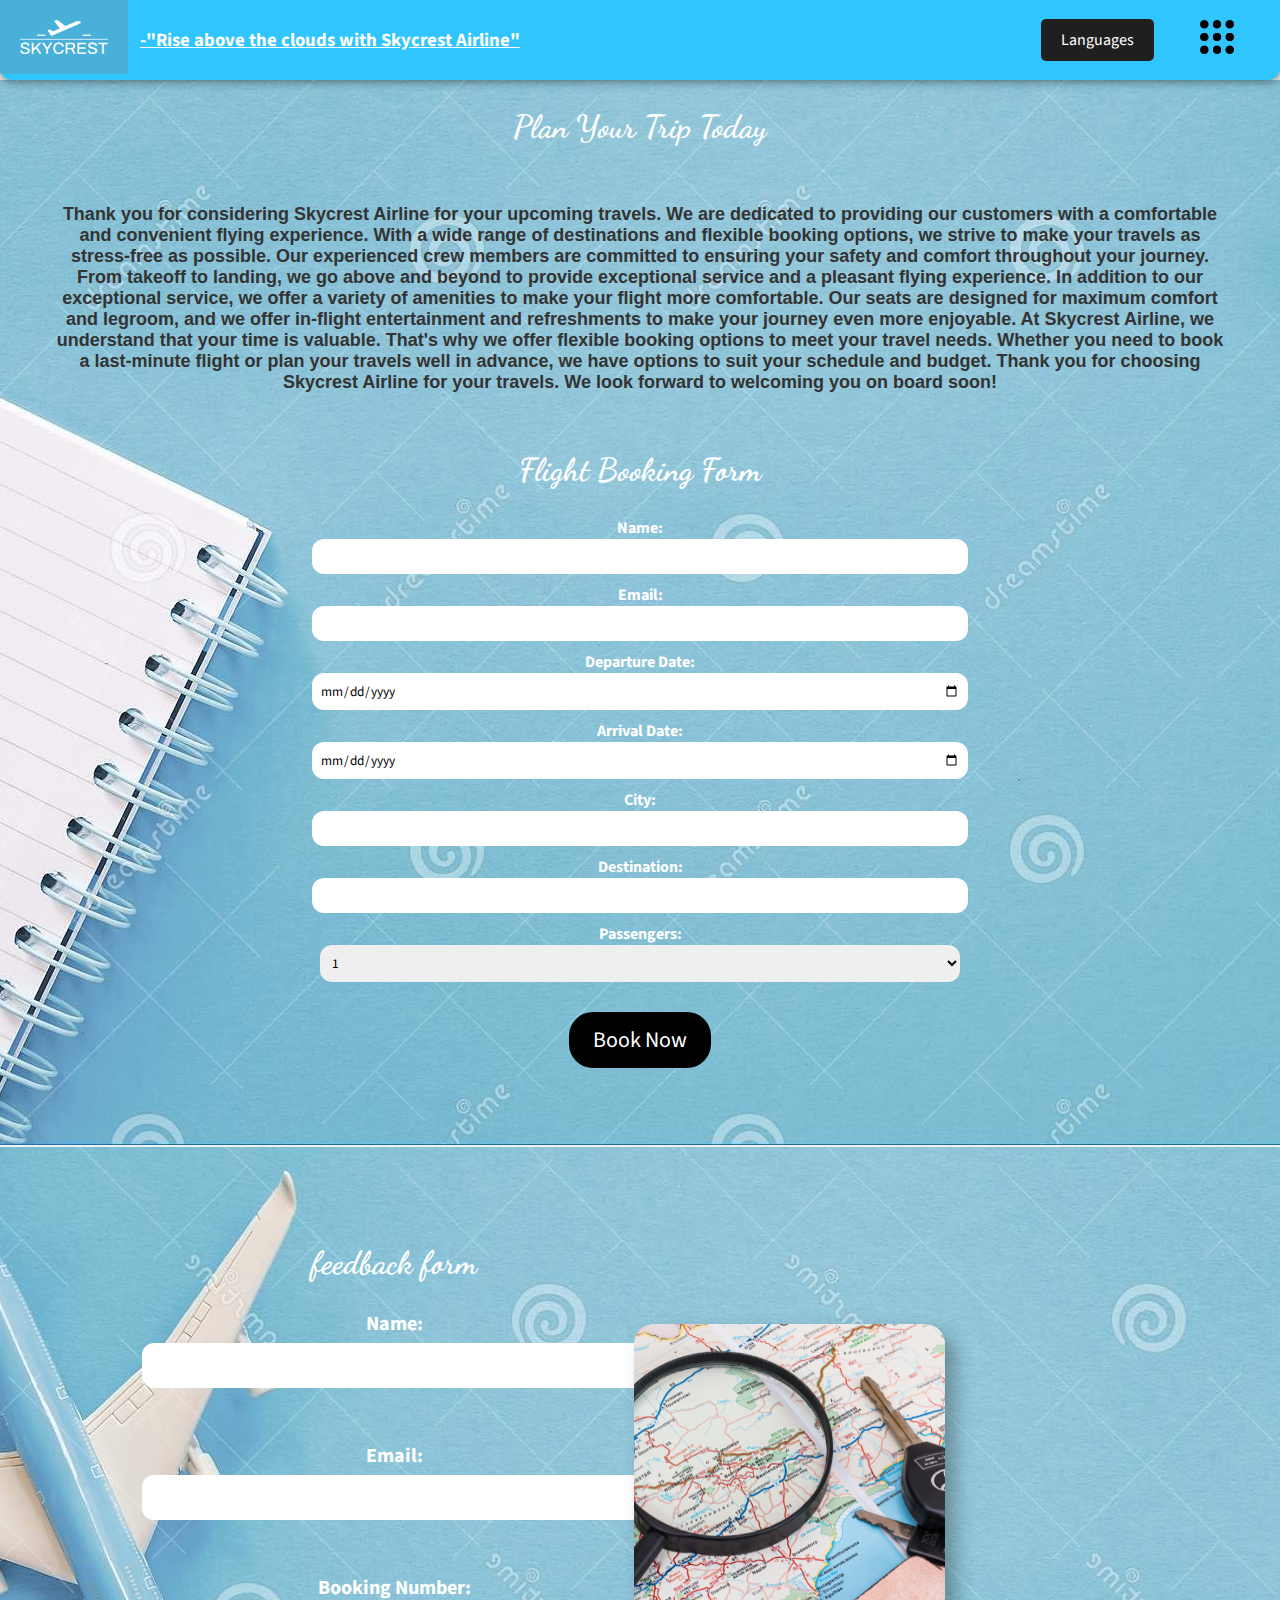
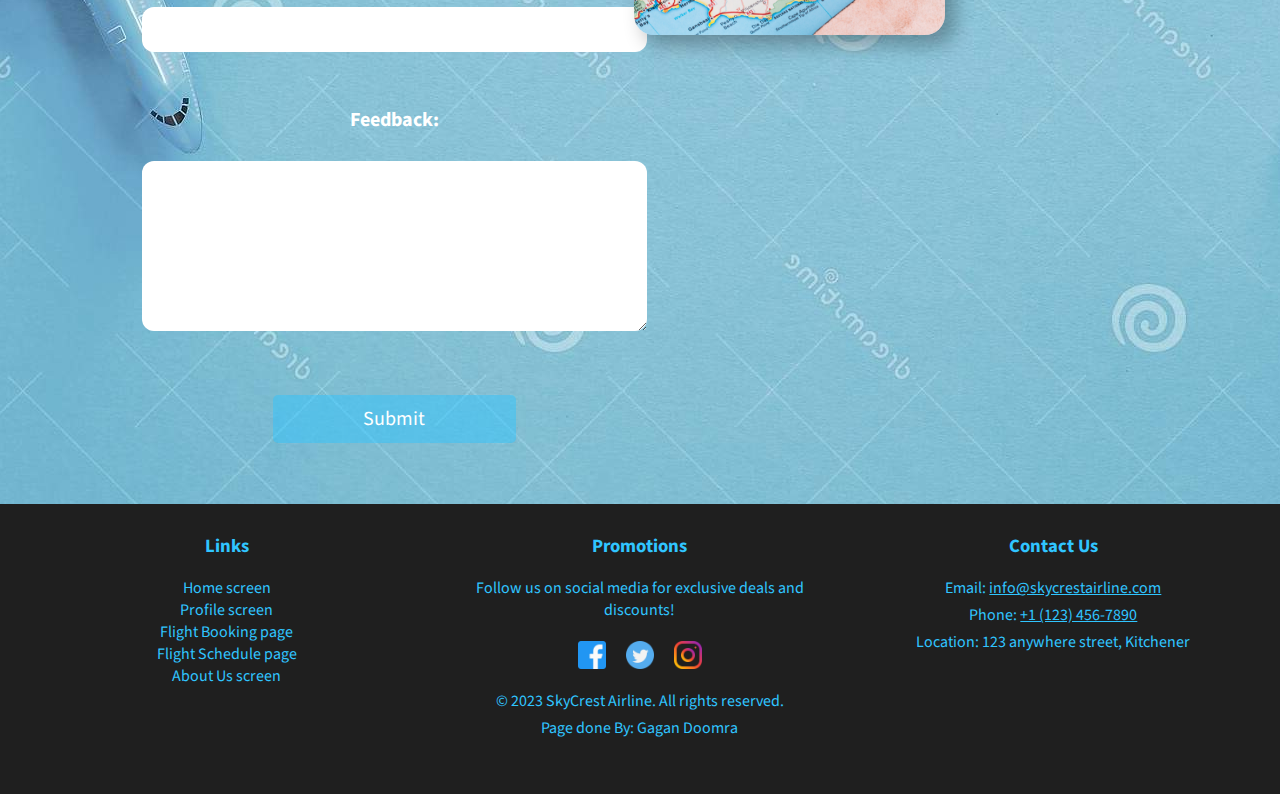
<file: booking_screen.html>
<!DOCTYPE html>
<html>

<head>
  <meta name="viewport" content="width=device-width, initial-scale=1" />
  <title>Skycrest Homepage</title>
  <link rel="stylesheet" href="CSS/general.css" />
  <!-- <link rel="stylesheet" href="CSS/homepage.css" /> -->
  <link rel="stylesheet" href="CSS/footer.css" />
  <link rel="stylesheet" href="CSS/nav.css" />
  <link rel="stylesheet" href="CSS/booking.css">
  <link rel="stylesheet" href="plugins/js-snackbar.css">
</head>

<body>
  <div>
    <nav>
      <a href="index.html">
        <img id="logo-img" src="images/logo.png" alt="logo" /></a>
      <!-- made in illustrator -->
      <h3 id="slogan-text">-"Rise above the clouds with Skycrest Airline"</h3>
      <div class="dropdown-container">
        <div class="dropdown">
          <button class="dropdown-button">Languages</button>
          <div class="dropdown-content">
            <a href="#">English</a>
            <a href="#">French</a>
            <a href="#">Spanish</a>
            <a href="#">Hindi</a>
          </div>
        </div>
      </div>
      <div class="menu-items">
        <img id="menu-icon" src="images/menu.png" alt="menu-icon" />
        <!-- <a href="https://www.flaticon.com/free-icons/menu" title="menu icons">Menu icons created by srip - Flaticon</a> -->
        <div id="menu-items-container">
          <!-- home -->
          <div class="page-options">
            <a href="index.html"> <img src="images/home.png" /></a>
            <p>Home</p>
          </div>
          <!-- <a href="https://www.flaticon.com/free-icons/home" title="home icons">Home icons created by Freepik - Flaticon</a> -->
          <!-- profile -->
          <div class="page-options">
            <a href="profile_screen.html"> <img src="images/profile.png" /></a>
            <p>My profile</p>
          </div>
          <!-- <a href="https://www.flaticon.com/free-icons/user" title="user icons">User icons created by Freepik - Flaticon</a> -->
          <!-- flight booking -->
          <div class="page-options">
            <a href="booking_screen.html"> <img src="images/flight_calander.png" /></a>
            <p>Booking</p>
          </div>
          <!-- <a href="https://www.flaticon.com/free-icons/user" title="user icons">User icons created by Freepik - Flaticon</a> -->
          <!-- <a href="https://www.flaticon.com/free-icons/flight" title="flight icons">Flight icons created by Umeicon - Flaticon</a> -->
          <!-- flight Schedule -->
          <div class="page-options">
            <a href="flight_schedule_screen.html">
              <img src="images/flight_schedule.png" /></a>
            <p>Schedule</p>
          </div>
          <!-- <a href="https://www.flaticon.com/free-icons/user" title="user icons">User icons created by Freepik - Flaticon</a> -->
          <!-- <a href="https://www.flaticon.com/free-icons/flight" title="flight icons">Flight icons created by Sumitsaengtong - Flaticon</a> -->
          <!-- about us -->
          <div class="page-options">
            <a href="about_us_screen.html"> <img src="images/about_us.png" /></a>
            <p>About us</p>
          </div>
          <!-- <a href="https://www.flaticon.com/free-icons/user" title="user icons">User icons created by Freepik - Flaticon</a> -->
          <!-- <a href="https://www.flaticon.com/free-icons/info" title="info icons">Info icons created by Freepik - Flaticon</a> -->
        </div>
      </div>
    </nav>
    <main>
      <div id="background-image">
        <img src="images/imageFlight.jpg" />
        <img src="images/imageFlight - invert.jpg" />
      </div>
      <h1>Plan Your Trip Today</h1>
      <p class="intro-text">Thank you for considering Skycrest Airline for your upcoming travels. We are dedicated to
        providing our
        customers
        with a comfortable and convenient flying experience. With a wide range of destinations and flexible booking
        options, we strive to make your travels as stress-free as possible.

        Our experienced crew members are committed to ensuring your safety and comfort throughout your journey. From
        takeoff to landing, we go above and beyond to provide exceptional service and a pleasant flying experience.

        In addition to our exceptional service, we offer a variety of amenities to make your flight more comfortable.
        Our
        seats are designed for maximum comfort and legroom, and we offer in-flight entertainment and refreshments to
        make
        your journey even more enjoyable.

        At Skycrest Airline, we understand that your time is valuable. That's why we offer flexible booking options to
        meet your travel needs. Whether you need to book a last-minute flight or plan your travels well in advance, we
        have options to suit your schedule and budget.

        Thank you for choosing Skycrest Airline for your travels. We look forward to welcoming you on board soon!</p>
      <h1>Flight Booking Form</h1>
      <form action="index.html" method="post">
        <!-- Form fields will go here -->

        <label for="name">Name:</label>
        <input type="text" id="name" name="name" required>

        <label for="email">Email:</label>
        <input type="email" id="email" name="email" required>

        <label for="departure-date">Departure Date:</label>
        <input type="date" id="departure-date" name="departure-date" required>

        <label for="arrival-date">Arrival Date:</label>
        <input type="date" id="arrival-date" name="arrival-date" required>

        <label for="origin">City:</label>
        <input type="text" id="origin" name="origin" required>

        <label for="destination">Destination:</label>
        <input type="text" id="destination" name="destination" required>
        <label for="passengers">Passengers:</label>
        <select id="passengers" name="passengers">
          <option value="1">1</option>
          <option value="2">2</option>
          <option value="3">3</option>
          <option value="4">4</option>
          <option value="5">5</option>
        </select>
        <button class="submit-button" type="submit">Book Now</button>
      </form>
      <div id="main">
        <div id="second">
          <form action="submit_feedback.php" method="post">
            <h1>feedback form</h1>
            <label for="name">Name:</label>
            <input type="text" id="name" name="name" required><br><br>

            <label for="email">Email:</label>
            <input type="email" id="email" name="email" required><br><br>

            <label for="booking_number">Booking Number:</label>
            <input type="text" id="booking_number" name="booking_number" required><br><br>

            <label for="feedback">Feedback:</label><br>
            <textarea id="feedback" name="feedback" rows="4" cols="50" required></textarea><br><br>

            <input type="submit" value="Submit">
          </form>

        </div>
        <div id="first">
          <img src="images/mapImage.png" alt="">
        </div>
      </div>
    </main>
    <footer>
      <div class="footer-links">
        <h3>Links</h3>
        <ul>
          <li><a href="index.html">Home screen</a></li>
          <li><a href="profile_screen.html">Profile screen</a></li>
          <li><a href="booking_screen.html">Flight Booking page</a></li>
          <li><a href="flight_schedule_screen.html">Flight Schedule page</a></li>
          <li><a href="about_us_screen.html">About Us screen</a></li>
        </ul>
      </div>

      <div class="footer-promo">
        <h3>Promotions</h3>
        <p>
          Follow us on social media for exclusive deals and discounts!
        </p>
        <div class="social-media">
          <a href="#"><img src="images/facebook.png" /></a>
          <!-- <a href="https://www.flaticon.com/free-icons/facebook" title="facebook icons">Facebook icons created by Pixel perfect - Flaticon</a> -->
          <a href="#"><img src="images/twitter.png" /></a>
          <!-- <a href="https://www.flaticon.com/free-icons/twitter" title="twitter icons">Twitter icons created by Freepik - Flaticon</a> -->
          <a href="#"><img src="images/instagram.png" /></a>
          <!-- <a href="https://www.flaticon.com/free-icons/instagram" title="instagram icons">Instagram icons created by Pixel perfect - Flaticon</a> -->
        </div>
        <p>&copy; 2023 SkyCrest Airline. All rights reserved.</p>
        <p>Page done By: Gagan Doomra</p>
      </div>
      <div class="footer-contact">
        <h3>Contact Us</h3>
        <p>
          Email:
          <a href="mailto:info@skycrestairline.com">info@skycrestairline.com</a>
        </p>
        <p>Phone: <a href="tel:+1-123-456-7890">+1 (123) 456-7890</a></p>
        <p>Location: 123 anywhere street, Kitchener</p>
      </div>
    </footer>
    </section>
  </div>
  </main>
  </div>
  <script src="javascript/bookingPage.js"></script>
  <script src="javascript/model_flight.js"></script>
  <script src="javascript/model_user.js"></script>
  <script src="plugins/js-snackbar.js"></script>
</body>

</html>
</file>
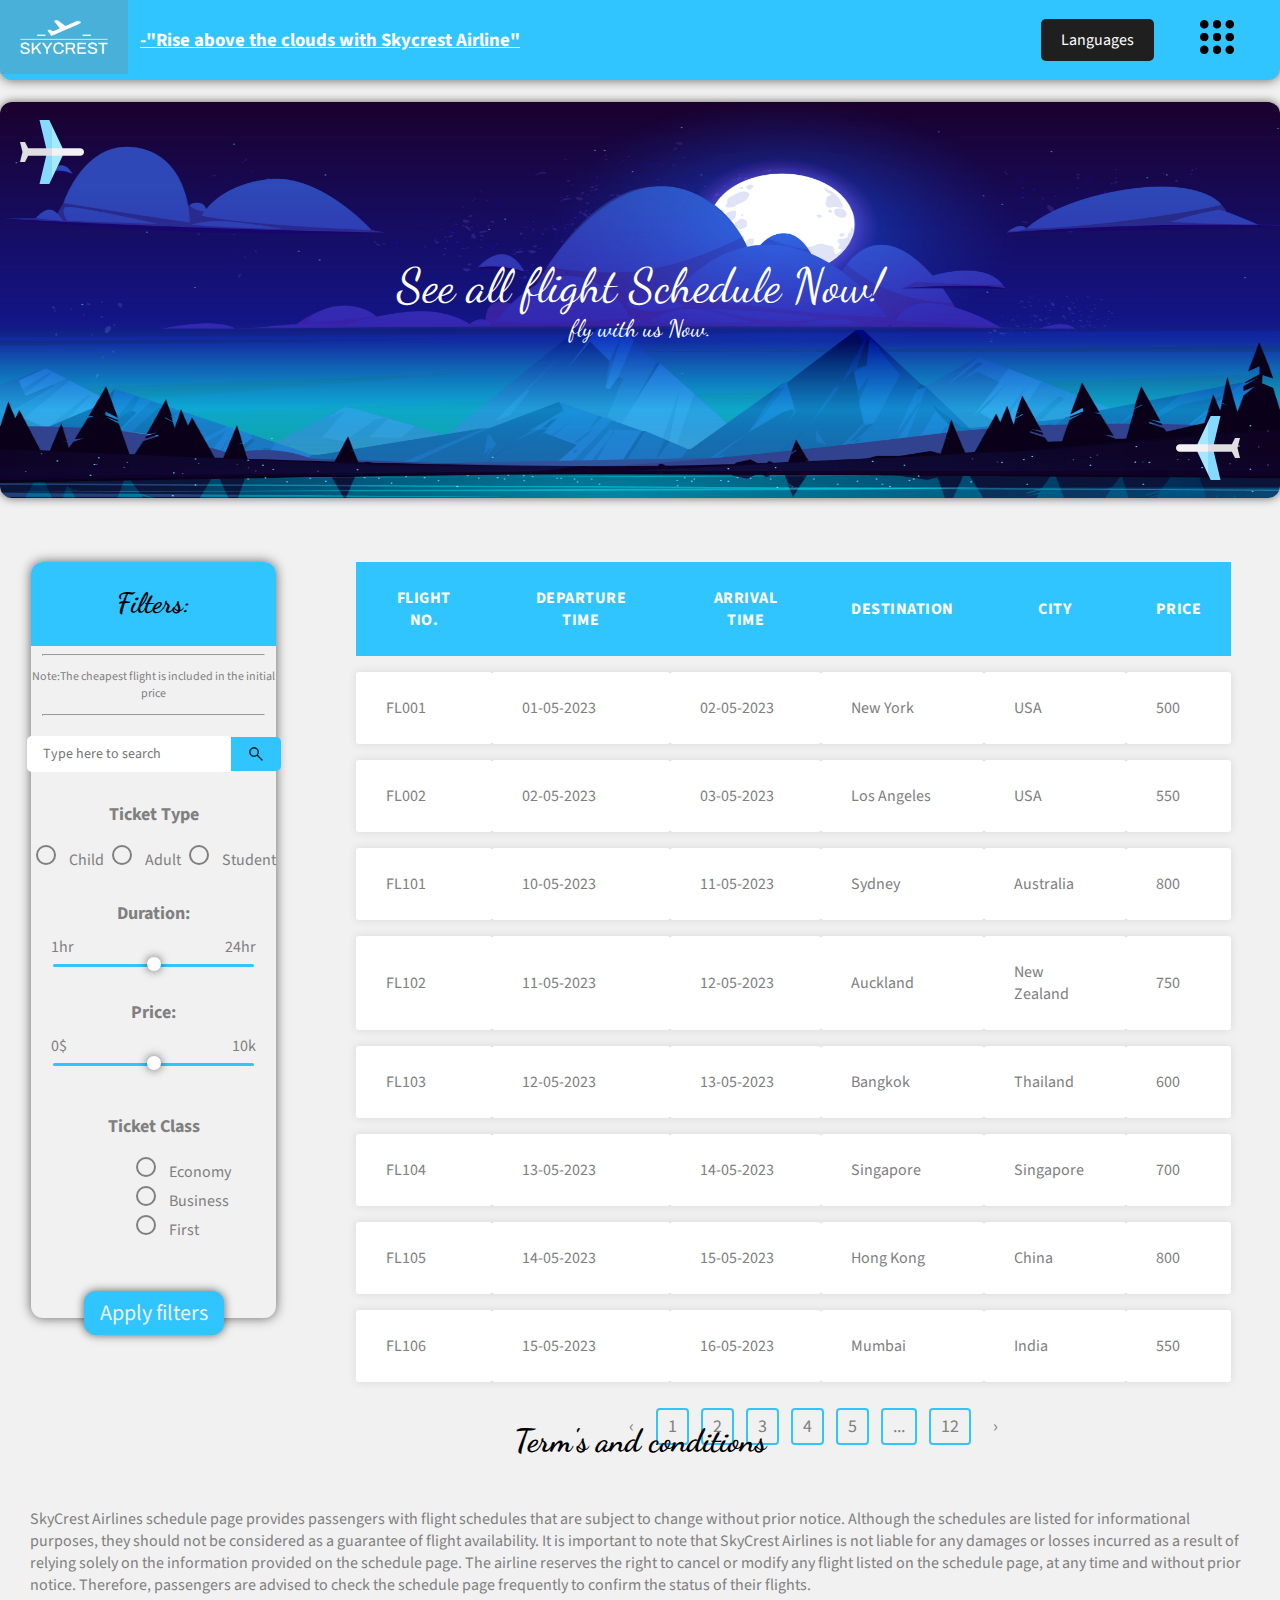
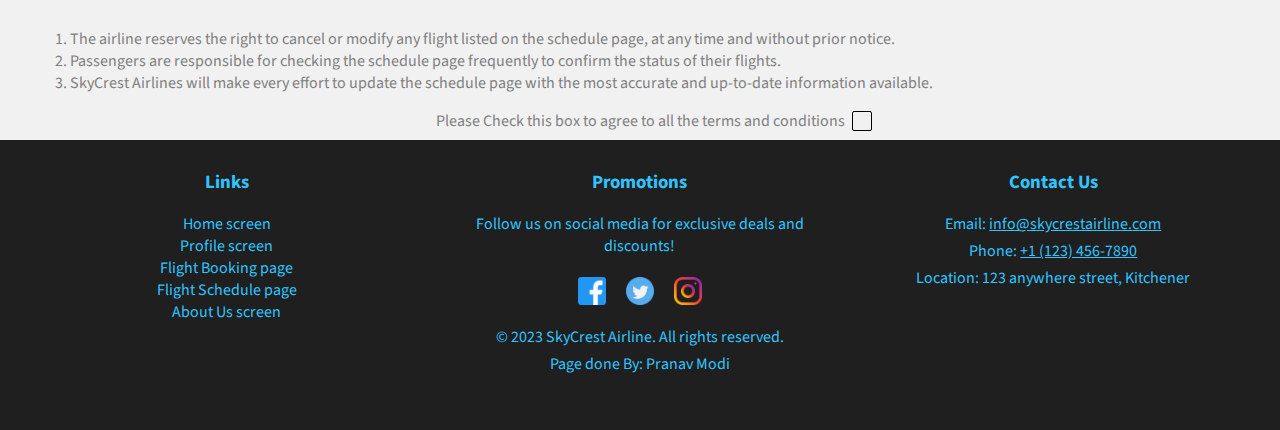
<file: flight_schedule_screen.html>
<!DOCTYPE html>
<html>

<head>
    <meta charset="utf-8">
    <meta http-equiv="X-UA-Compatible" content="IE=edge">
    <title>Schedule Screen</title>
    <meta name="description" content="">
    <meta name="viewport" content="width=device-width, initial-scale=1">
    <link rel="stylesheet" href="CSS/schedule.css">
    <link rel="stylesheet" href="CSS/filters.css">
    <link rel="stylesheet" href="CSS/general.css">
    <link rel="stylesheet" href="CSS/footer.css">
    <link rel="stylesheet" href="CSS/nav.css">
</head>

<body>
    <nav>
        <a href="index.html"> <img id="logo-img" src="images/logo.png" alt="logo"></a>
        <!-- made in illustrator -->
        <h3 id="slogan-text">-"Rise above the clouds with Skycrest Airline"</h3>
        <div class="dropdown-container">
            <div class="dropdown">
                <button class="dropdown-button">Languages</button>
                <div class="dropdown-content">
                    <a href="#">English</a>
                    <a href="#">French</a>
                    <a href="#">Spanish</a>
                    <a href="#">Hindi</a>
                </div>
            </div>
        </div>
        <div class="menu-items">
            <img id="menu-icon" src="images/menu.png" alt="menu-icon">
            <!-- <a href="https://www.flaticon.com/free-icons/menu" title="menu icons">Menu icons created by srip - Flaticon</a> -->
            <div id="menu-items-container">
                <div class="page-options">
                    <a href="index.html"> <img src="images/home.png"></a>
                    <!-- <a href="https://www.flaticon.com/free-icons/home" title="home icons">Home icons created by Freepik - Flaticon</a> -->
                    <p>Home</p>
                </div>
                <div class="page-options">
                    <a href="profile_screen.html"> <img src="images/profile.png"></a>
                    <!-- <a href="https://www.flaticon.com/free-icons/user" title="user icons">User icons created by Freepik - Flaticon</a> -->
                    <p>My profile</p>
                </div>
                <div class="page-options">
                    <a href="booking_screen.html"> <img src="images/flight_calander.png"></a>
                    <!-- <a href="https://www.flaticon.com/free-icons/flight" title="flight icons">Flight icons created by Umeicon - Flaticon</a> -->
                    <p>Booking</p>
                </div>
                <div class="page-options">
                    <a href="flight_schedule_screen.html"> <img src="images/flight_schedule.png"></a>
                    <!-- <a href="https://www.flaticon.com/free-icons/flight" title="flight icons">Flight icons created by Sumitsaengtong - Flaticon</a> -->
                    <p>Schedule</p>
                </div>
                <!-- about us -->
                <div class="page-options">
                    <a href="about_us_screen.html"> <img src="images/about_us.png"></a>
                    <!-- <a href="https://www.flaticon.com/free-icons/info" title="info icons">Info icons created by Freepik - Flaticon</a> -->
                    <p>About us</p>
                </div>
            </div>
        </div>
    </nav>
    <main>
        <section class="sky-box-container">
            <img id="skyline" src="images/skyline3.jpg" alt="skyline">
            <!-- <a href="https://www.freepik.com/free-vector/night-landscape-with-lake-mountains-trees-silhouettes-coast-vector-cartoon-illustration-nature-scenery-with-coniferous-forest-river-shore-rocks-moon-clouds-stars-sky_21184212.htm#query=night%20sky&position=8&from_view=search&track=ais">Image by upklyak</a> on Freepik            <img id="plane_left" src="images/plane_left.png" alt="plane"> -->
            <img id="plane_left" src="images/plane_left.png" alt="plane">
            <img id="plane_right" src="images/plane_right.png" alt="plane">
            <!-- <a href="https://www.flaticon.com/free-icons/plane" title="plane icons">Plane icons created by Freepik - Flaticon</a> -->
            <div>
                <p id="sky-box-title">See all flight Schedule Now!</p>
                <p id="sky-box-subtitle">fly with us Now.</p>
            </div>
        </section>
        <section class="filter-container">
            <div class="filter-menu">
                <div class="title-container">
                    <h2 class="filter-title">Filters:</h2>
                </div>
                <div class="note-container">
                    <hr class="horizontal-line">
                    <p>Note:The cheapest flight is included in the initial price</p>
                    <hr class="horizontal-line">
                </div>
                <div class="search">
                    <form>
                        <input id="search-bar" type="text" placeholder="Type here to search">
                        <img src="images/search.png">
                    </form>
                </div>
                <div class="ticket-type-container">
                    <h2>Ticket Type</h2>
                    <form>
                        <div>
                            <label>
                                <input class="ticket-option" type="radio" name="ticketType" value="child">
                                Child
                            </label>
                            <label>
                                <input class="ticket-option" type="radio" name="ticketType" value="adult">
                                Adult
                            </label>
                            <label>
                                <input class="ticket-option" type="radio" name="ticketType" value="student">
                                Student
                            </label>
                        </div>
                    </form>
                </div>

                <div class="filter-slider-container">
                    <label for="duration-slider">
                        <h2>Duration:</h2>
                    </label>
                    <div id="duration-slider">
                        <p class="min-value-slider">1hr</p>
                        <p class="max-value-slider">24hr</p>
                        <input class="filter-slider" type="range">
                    </div>
                    <label for="price-slider">
                        <h2>Price:</h2>
                    </label>
                    <div id="price-slider">
                        <p class="min-value-slider">0$</p>
                        <p class="max-value-slider">10k</p>
                        <input class="filter-slider" type="range">
                    </div>
                </div>
                <div class="ticket-class-container">
                    <h2>Ticket Class</h2>
                    <form>
                        <div>
                            <label>
                                <input class="ticket-option" type="radio" name="ticketClass" value="child">
                                Economy
                            </label>
                            <label>
                                <input class="ticket-option" type="radio" name="ticketClass" value="adult">
                                Business
                            </label>
                            <label>
                                <input class="ticket-option" type="radio" name="ticketClass" value="student">
                                First
                            </label>
                        </div>
                    </form>
                </div>
                <input class="apply-button" type="submit" value="Apply filters">
            </div>

        </section>
        <section class="schedule-table-container">
            <div id="data-container">
                <table class="schedule-table">
                    <thead>
                        <tr>
                            <th>Flight No.</th>
                            <th>Departure time</th>
                            <th>Arrival time</th>
                            <th>Destination</th>
                            <th>City</th>
                            <th>Price</th>
                        </tr>
                    </thead>
                    <tbody id="table-body">

                    </tbody>
                    <tbody></tbody>
                </table>
            </div>
            <div id="pagination-container"></div>

        </section>
        <section class="terms-container">
            <h3>Term's and conditions</h3>
            <p>SkyCrest Airlines schedule page provides passengers with flight schedules that are subject to change
                without prior notice. Although the schedules are listed for informational purposes, they should not be
                considered as a guarantee of flight availability. It is important to note that SkyCrest Airlines is not
                liable for any damages or losses incurred as a result of relying solely on the information provided on
                the schedule page. The airline reserves the right to cancel or modify any flight listed on the schedule
                page, at any time and without prior notice. Therefore, passengers are advised to check the schedule page
                frequently to confirm the status of their flights.</p>
            <ol>
                <li>
                    The airline reserves the right to cancel or modify any flight listed on the schedule page, at any
                    time and without prior notice.
                </li>
                <li>
                    Passengers are responsible for checking the schedule page frequently to confirm the status of their
                    flights.
                </li>
                <li>
                    SkyCrest Airlines will make every effort to update the schedule page with the most accurate and
                    up-to-date information available.
                </li>

            </ol>
            <div>
                <label for="term-checkbox">
                    Please Check this box to agree to all the terms and conditions
                </label>
                <input id="term-checkbox" type="checkbox">
            </div>
        </section>

    </main>

    <footer>
        <div class="footer-links">
            <h3>Links</h3>
            <ul>
                <li><a href="index.html">Home screen</a></li>
                <li><a href="profile_screen.html">Profile screen</a></li>
                <li><a href="booking_screen.html">Flight Booking page</a></li>
                <li><a href="flight_schedule_screen.html">Flight Schedule page</a></li>
                <li><a href="about_us_screen.html">About Us screen</a></li>
            </ul>
        </div>

        <div class="footer-promo">
            <h3>Promotions</h3>
            <p>Follow us on social media for exclusive deals and discounts!</p>
            <div class="social-media">
                <a href="#"><img src="images/facebook.png"></a>
                <!-- <a href="https://www.flaticon.com/free-icons/facebook" title="facebook icons">Facebook icons created by Pixel perfect - Flaticon</a> -->
                <a href="#"><img src="images/twitter.png"></a>
                <!-- <a href="https://www.flaticon.com/free-icons/twitter" title="twitter icons">Twitter icons created by Freepik - Flaticon</a> -->
                <a href="#"><img src="images/instagram.png"></a>
                <!-- <a href="https://www.flaticon.com/free-icons/instagram" title="instagram icons">Instagram icons created by Pixel perfect - Flaticon</a> -->
            </div>
            <p>&copy; 2023 SkyCrest Airline. All rights reserved.</p>
            <p>Page done By: Pranav Modi</p>
        </div>
        <div class="footer-contact">
            <h3>Contact Us</h3>
            <p>Email: <a href="mailto:info@skycrestairline.com">info@skycrestairline.com</a></p>
            <p>Phone: <a href="tel:+1-123-456-7890">+1 (123) 456-7890</a></p>
            <p>Location: 123 anywhere street, Kitchener</p>
        </div>
    </footer>
    <script src="https://cdnjs.cloudflare.com/ajax/libs/jquery/3.6.4/jquery.min.js"></script>
    <script src="javascript/schedulePage.js"></script>
    <script src="javascript/model_flight.js"></script>
    <script src="plugins/pagination.js"></script>
</body>

</html>
</file>
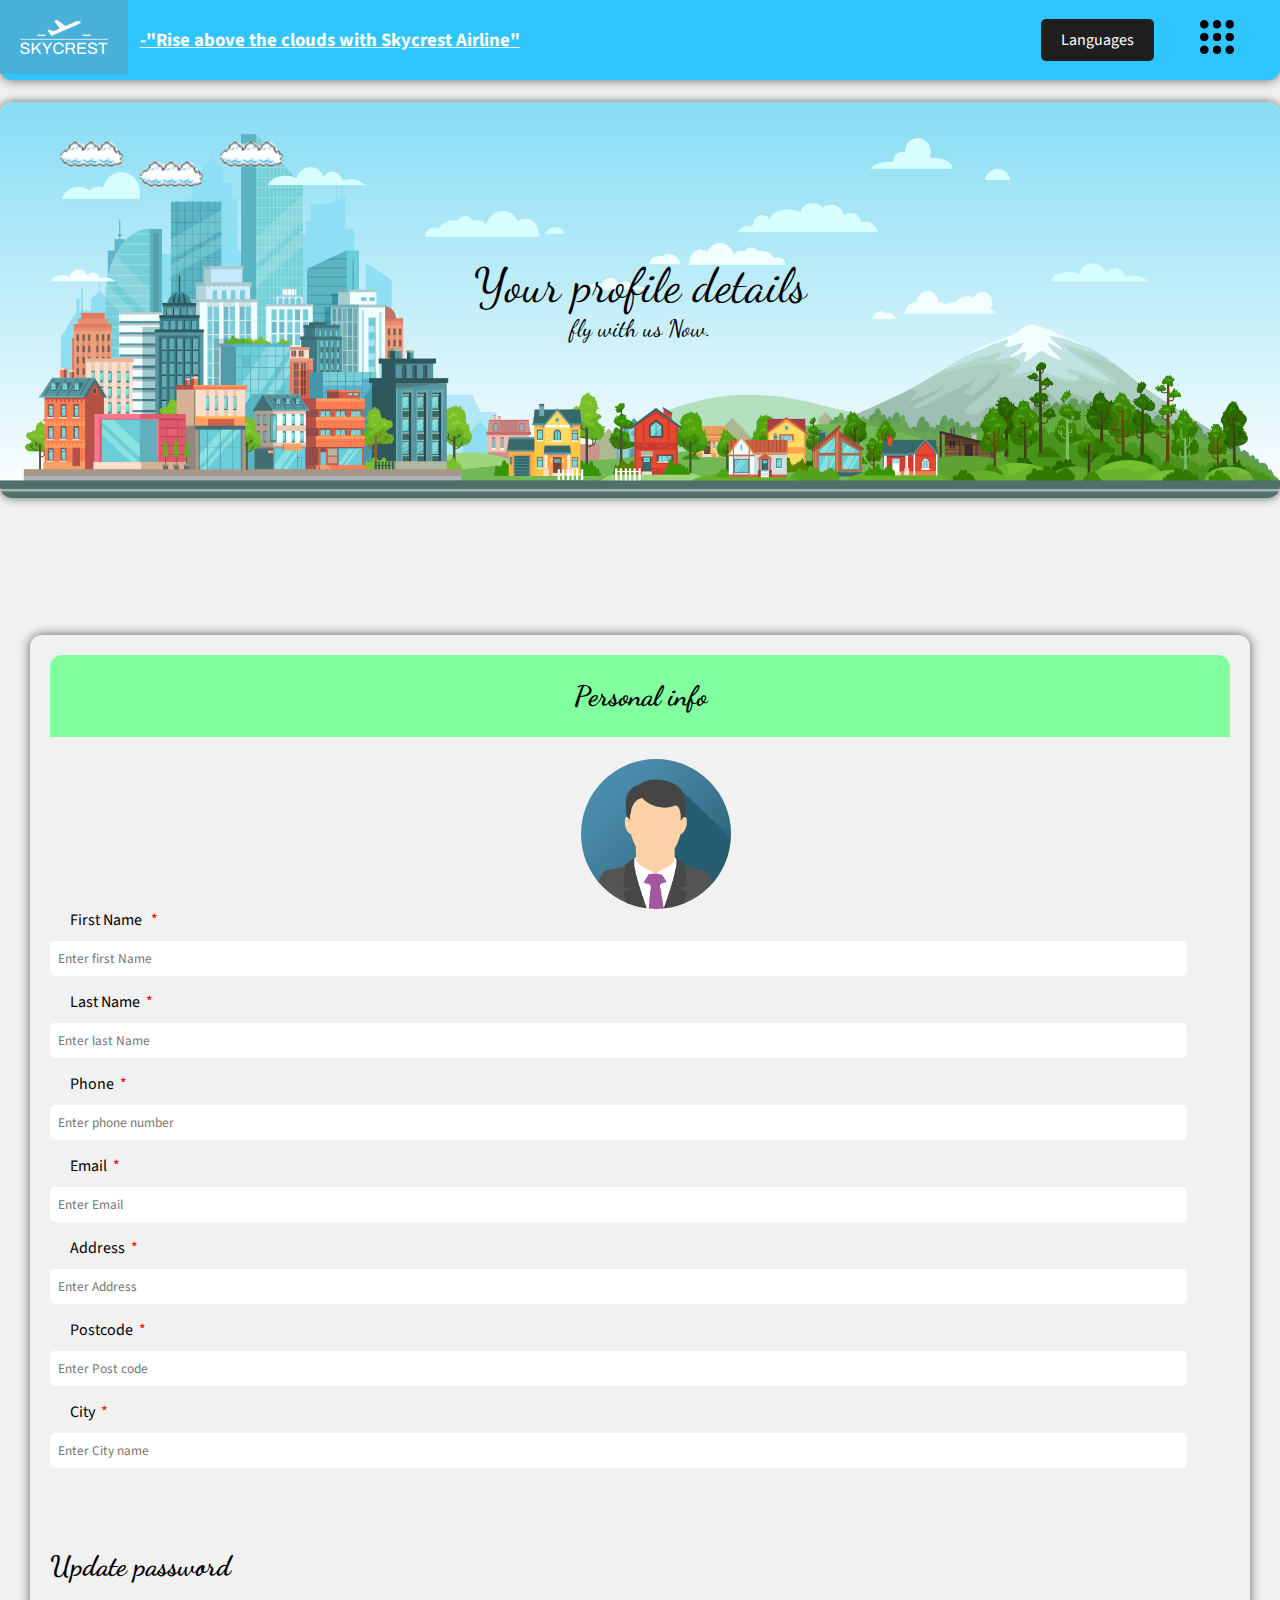
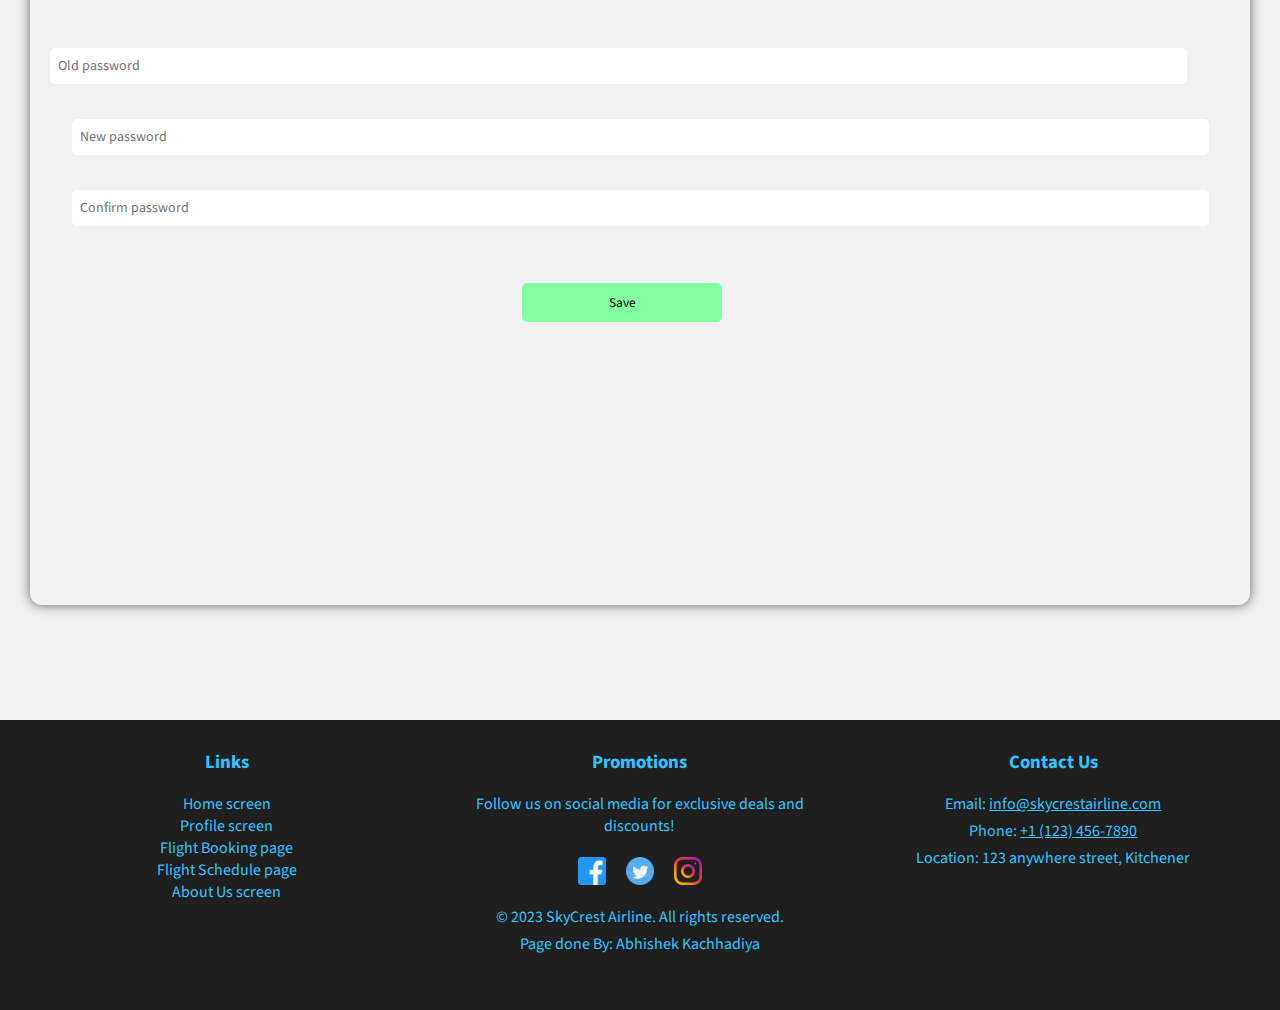
<file: profile_screen.html>
<!DOCTYPE html>
<html>

<head>
    <meta charset="utf-8">
    <meta http-equiv="X-UA-Compatible" content="IE=edge">
    <title>Profile Screen</title>
    <meta name="description" content="">
    <meta name="viewport" content="width=device-width, initial-scale=1">
    <link rel="stylesheet" href="CSS/profile.css">

    <link rel="stylesheet" href="CSS/general.css">
    <link rel="stylesheet" href="CSS/footer.css">
    <link rel="stylesheet" href="CSS/nav.css">
    <link rel="stylesheet" href="plugins/js-snackbar.css">
</head>

<body>
    <nav>
        <a href="index.html"> <img id="logo-img" src="images/logo.png" alt="logo"></a>
        <!-- made in illustrator -->
        <h3 id="slogan-text">-"Rise above the clouds with Skycrest Airline"</h3>
        <div class="dropdown-container">
            <div class="dropdown">
                <button class="dropdown-button">Languages</button>
                <div class="dropdown-content">
                    <a href="#">English</a>
                    <a href="#">French</a>
                    <a href="#">Spanish</a>
                    <a href="#">Hindi</a>
                </div>
            </div>
        </div>
        <div class="menu-items">
            <img id="menu-icon" src="images/menu.png" alt="menu-icon">
            <!-- <a href="https://www.flaticon.com/free-icons/menu" title="menu icons">Menu icons created by srip - Flaticon</a> -->
            <div id="menu-items-container">
                <div class="page-options">
                    <a href="index.html"> <img src="images/home.png"></a>
                    <!-- <a href="https://www.flaticon.com/free-icons/home" title="home icons">Home icons created by Freepik - Flaticon</a> -->
                    <p>Home</p>
                </div>
                <div class="page-options">
                    <a href="profile_screen.html"> <img src="images/profile.png"></a>
                    <!-- <a href="https://www.flaticon.com/free-icons/user" title="user icons">User icons created by Freepik - Flaticon</a> -->
                    <p>My profile</p>
                </div>
                <div class="page-options">
                    <a href="booking_screen.html"> <img src="images/flight_calander.png"></a>
                    <!-- <a href="https://www.flaticon.com/free-icons/flight" title="flight icons">Flight icons created by Umeicon - Flaticon</a> -->
                    <p>Booking</p>
                </div>
                <div class="page-options">
                    <a href="flight_schedule_screen.html"> <img src="images/flight_schedule.png"></a>
                    <!-- <a href="https://www.flaticon.com/free-icons/flight" title="flight icons">Flight icons created by Sumitsaengtong - Flaticon</a> -->
                    <p>Schedule</p>
                </div>
                <!-- about us -->
                <div class="page-options">
                    <a href="about_us_screen.html"> <img src="images/about_us.png"></a>
                    <!-- <a href="https://www.flaticon.com/free-icons/info" title="info icons">Info icons created by Freepik - Flaticon</a> -->
                    <p>About us</p>
                </div>
            </div>
        </div>
    </nav>
    <main>
        <section class="sky-box-container">
            <img id="skyline" src="images/skyline2.jpg" alt="skyline">
            <!-- <a href="https://www.freepik.com/free-vector/night-landscape-with-lake-mountains-trees-silhouettes-coast-vector-cartoon-illustration-nature-scenery-with-coniferous-forest-river-shore-rocks-moon-clouds-stars-sky_21184212.htm#query=night%20sky&position=8&from_view=search&track=ais">Image by upklyak</a> on Freepik            <img id="plane_left" src="images/plane_left.png" alt="plane"> -->
            <!-- <a href="https://www.flaticon.com/free-icons/plane" title="plane icons">Plane icons created by Freepik - Flaticon</a> -->
            <img id="cloud1" src="images/cloud.png" alt="">
            <img id="cloud2" src="images/cloud.png" alt="">
            <img id="cloud3" src="images/cloud.png" alt="">
            <div>
                <p id="sky-box-title">Your profile details</p>
                <p id="sky-box-subtitle">fly with us Now.</p>
            </div>
        </section>
        <section class="personal-info-container">
            <div class="personal-info">
                <div class="personal-info-title-container">
                    <h2 class="personal-info-title">Personal info</h2>
                </div><br>
                <img id="img_avatar" src="images/img_avatar.png" class="profile-image">
                <form class="profile_form">
                    <label>First Name &nbsp; <span id="FirstName">*</span></label>

                    <input id="fName" type="text" placeholder="Enter first Name" />

                    <label>Last Name &nbsp;<span id="lastName">*</span></label>
                    <input id="lName" type="text" placeholder="Enter last Name" />

                    <label>Phone &nbsp;<span id="pphone">*</span></label>
                    <input id="phone" type="text" placeholder="Enter phone number" />

                    <label>Email &nbsp;<span id="Email">*</span></label>
                    <input id="email" type="text" placeholder="Enter Email" />

                    <label>Address &nbsp;<span id="Address">*</span></label>
                    <input id="address" type="text" placeholder="Enter Address" />

                    <label>Postcode &nbsp;<span id="Code">*</span></label>
                    <input id="postcode" type="text" placeholder="Enter Post code" />

                    <label>City &nbsp;<span id="City">*</span></label>
                    <input id="city" type="text" placeholder="Enter City name" />
                    <div class="password">
                        <h6 class="filter-title">Update password</h6>
                        <form>
                            <input id="oldPassword" type="text" placeholder="Old password" />
                        </form>
                    </div>
                    <div class="password">
                        <form>
                            <input id="newPassword" type="text" placeholder="New password" />
                        </form>
                    </div>
                    <div class="password">
                        <form>
                            <input id="confirmPassword" type="text" placeholder="Confirm password" />
                        </form>
                    </div>
                    <br />

                    <input class="apply-button" type="submit" value="Save" />
                </form>
            </div>
        </section>
    </main>
    <footer>
        <div class="footer-links">
            <h3>Links</h3>
            <ul>
                <li><a href="index.html">Home screen</a></li>
                <li><a href="profile_screen.html">Profile screen</a></li>
                <li><a href="booking_screen.html">Flight Booking page</a></li>
                <li><a href="flight_schedule_screen.html">Flight Schedule page</a></li>
                <li><a href="about_us_screen.html">About Us screen</a></li>
            </ul>
        </div>

        <div class="footer-promo">
            <h3>Promotions</h3>
            <p>Follow us on social media for exclusive deals and discounts!</p>
            <div class="social-media">
                <a href="#"><img src="images/facebook.png"></a>
                <!-- <a href="https://www.flaticon.com/free-icons/facebook" title="facebook icons">Facebook icons created by Pixel perfect - Flaticon</a> -->
                <a href="#"><img src="images/twitter.png"></a>
                <!-- <a href="https://www.flaticon.com/free-icons/twitter" title="twitter icons">Twitter icons created by Freepik - Flaticon</a> -->
                <a href="#"><img src="images/instagram.png"></a>
                <!-- <a href="https://www.flaticon.com/free-icons/instagram" title="instagram icons">Instagram icons created by Pixel perfect - Flaticon</a> -->
            </div>
            <p>&copy; 2023 SkyCrest Airline. All rights reserved.</p>
            <p>Page done By: Abhishek Kachhadiya</p>
        </div>
        <div class="footer-contact">
            <h3>Contact Us</h3>
            <p>Email: <a href="mailto:info@skycrestairline.com">info@skycrestairline.com</a></p>
            <p>Phone: <a href="tel:+1-123-456-7890">+1 (123) 456-7890</a></p>
            <p>Location: 123 anywhere street, Kitchener</p>
        </div>
    </footer>
    <script src="javascript/profilepage.js"></script>
    <script src="javascript/model_user.js"></script>
    <script src="plugins/js-snackbar.js"></script>
</body>

</html>
</file>
<file: CSS/general.css>
@import url('https://fonts.googleapis.com/css2?family=Bebas+Neue&family=Fira+Sans:ital,wght@0,400;0,500;0,700;1,400;1,600&family=Orbitron:wght@600&family=Roboto+Mono:wght@400;500&family=Source+Sans+Pro:ital,wght@0,300;0,400;0,700;1,400&family=Staatliches&family=Tourney:wght@200;400&display=swap');
@import url('https://fonts.googleapis.com/css2?family=Bebas+Neue&family=Dancing+Script&family=Fira+Sans:ital,wght@0,400;0,500;0,700;1,400;1,600&family=Orbitron:wght@600&family=Roboto+Mono:wght@400;500&family=Source+Sans+Pro:ital,wght@0,300;0,400;0,700;1,400&family=Staatliches&family=Tourney:wght@200;400&display=swap');

* {
    font-family: 'Source Sans Pro', Arial;
}

body {
    margin: 0;
    padding: 0;
    background-color: #f1f1f1;
}
</file>
<file: CSS/homepage.css>
main {
    display: flex;
    flex-direction: column;
    height: 89vh;
    max-height: 2100px;
    overflow-y: scroll;
    scroll-snap-type: y mandatory;
}

.top-section,
.middle-section,
.bottom-section {
    text-align: center;
    align-items: center;
    height: 700px;
    /* width: 100%; */
    scroll-snap-align: center;
}

.top-section {
    row-gap: 10px;
    position: relative;
    display: flex;
    flex-direction: column;
}

#background-image {
    top: 0;
    left: 0;
    position: absolute;
    height: 100%;
    width: 100%;
    z-index: -100;
}

#homepage-logo {
    margin-top: 80px;
    justify-self: center;
    height: 100px;
}

.top-section h3 {
    font-size: 34px;
    color: white;
    font-family: 'Dancing Script', Arial;
}

.search-container {
    justify-self: center;
    width: 80%;
    height: 30%;
    background-color: rgba(240, 240, 240, 0.80);
    box-shadow: 0px 0px 12px rgba(0, 0, 0, 0.60);
    border-radius: 12px;
}

.search-form {
    display: flex;
    flex-wrap: wrap;
    align-items: center;
    justify-content: space-evenly;
    column-gap: 10px;
}

.search-form input {
    border: 2px solid lightgray;
    font-size: 20px;
    border-radius: 6px;
    padding: 6px;
}

.search-form label {
    vertical-align: middle;
    height: 34px;
}

.search-form input[type='submit'] {
    display: block;
}

#search-button {
    cursor: pointer;
    border: none;
    background-color: #30C5FF;
    font-size: 24px;
    margin-top: 16px;
    border-radius: 6px;
    padding: 6px 18px;
    box-shadow: 3px 3px 10px rgba(0, 0, 0, 0.4);
}

#search-button:hover {
    opacity: 0.8;
}

#search-button:active {
    opacity: 0.6;
}

.description-flex-container {
    margin: 20px;
    display: flex;
    justify-content: space-between;
    align-items: start;
}

.image-discription {
    margin-top: 40px;
    color: gray;
    width: 26%;
}

.image-discription img {
    height: 64px;
}

#Destination-title {
    font-size: 40px;
    font-family: 'Dancing Script', 'Arial';
}

.trip-locations {
    display: flex;
    margin: 20px;
    column-gap: 20px;
}

.image-area {
    position: relative;
    height: 280px;
    border-radius: 12px;

}

.image-content {
    position: absolute;
    display: none;
    border-radius: 12px;
    height: 100%;
    width: 100%;
    top: 0;
    left: 0;
}

.image-content h3 {
    font-size: 24px;
    font-family: 'Dancing Script';

}

.image-area img {
    height: 100%;
    object-fit: cover;
    overflow: hidden;
    box-shadow: 3px 3px 10px rgba(0, 0, 0, 0.4);
    border-radius: 12px;

}

.image-area:hover {
    background-color: #30c4ff7a;
    z-index: 99;
    transition: all 3s ease;
}

.image-area:hover .image-content {
    backdrop-filter: blur(5px);
    background-color: #30c4ff73;
    display: block;
    justify-content: center;
    z-index: 100;
}

.sign-up {
    text-align: start;
    color: white;
    padding: 20px;
    background-color: rgb(24, 150, 150);
}

.about-us h3 {
    font-family: 'Dancing Script';
    color: black;
    font-size: 34px;
    cursor: default;
}

.about-us p {
    cursor: default;
    color: gray;
}

.join-us {
    max-width: 600px;
    margin: 0 auto;
    text-align: center;
}

.join-us form {
    display: flex;
    align-items: center;
    justify-content: center;
}

.join-us input[type="email"] {
    padding: 0.5rem 1rem;
    border: none;
    border-radius: 5px 0 0 5px;
    font-size: 1.1rem;
}

.join-us button[type="submit"] {
    padding: 0.5rem 1rem;
    background-color: #4CAF50;
    color: #fff;
    border: none;
    border-radius: 0 5px 5px 0;
    font-size: 1.1rem;
    cursor: pointer;
}

button[type="submit"]:hover {
    background-color: #30C5FF;
}

@media screen and (max-width: 1280px) {
    .search-container {
        height: 40%;
    }
}

/* mobile */
@media screen and (max-width: 768px) {
    
    main {
        scroll-snap-type: y proximity;
    }

    .search-container {
        height: 70%;
        width: 60%;
    }

    .search-form {
        margin-left: 20px;
        flex-direction: column;
        row-gap: 20px;
        align-items: start;
    }

    #homepage-logo {
        display: none;
    }

    .trip-locations {
        flex-wrap: wrap;
        align-items: center;
        justify-content: center;
        row-gap: 20px;
    }

    #background-image {
        object-fit: cover;
    }

    .middle-section {
        height: 1040px;
    }

    .image-area:nth-of-type(1) {
        display: none;
    }

    .image-area:nth-of-type(2) {
        display: none;
    }

    .bottom-section {
        height: 1400px;
    }
}
</file>
<file: CSS/footer.css>
footer {
    background-color: #1f1f1f;
    color: #30C5FF;
    padding: 0px 20px 40px 20px;
    display: grid;
    grid-template-columns: 1fr 1fr 1fr;
}


.footer-links,
.footer-contact,
.footer-promo {
    justify-self: center;
    text-align: center;
    padding: 10px;
}


.footer-links ul {
    list-style: none;
    padding: 0;
}

.footer-links a {
    color: #30C5FF;
    text-decoration: none;
}

.footer-links a:hover {
    text-decoration: underline;
}

.footer-contact p,
.footer-promo p {
    margin: 5px 0;
}

.footer-contact a {
    color: #30C5FF;
}

.social-media {
    list-style: none;
    padding: 0;
    margin-top: 10px;
    display: flex;
    justify-content: center;
}

.footer-promo img {
    margin: 10px;
    height: 28px;
}

@media screen and (max-width:768px) {
    footer {
        display: block;
    }
}
</file>
<file: CSS/nav.css>
nav {
  display: grid;
  grid-template-columns: 100px auto 1fr 100px;
  background-color: #30c5ff;
  align-items: center;
  border-radius: 0px 0px 12px 12px;
  box-shadow: 0px 0px 12px rgba(0, 0, 0, 0.6);
}

#slogan-text {
  margin-left: 40px;
  color: white;
  text-decoration: underline;
  cursor: default;
}

#logo-img,
#menu-icon {
  padding: 20px;
  /* margin: 20px 20px 20px 20px; */
  height: 34px;
  cursor: pointer;
}

#menu-icon:hover,
#logo-img:hover {
  background-color: rgba(128, 128, 128, 0.3);
}

.languages-dropdown {
  justify-self: end;
}

.dropdown-container {
  display: flex;
  margin: 6px;
  flex: 1;
  justify-content: end;
  align-items: end;
  text-align: end;
}

.dropdown {
  position: relative;
  display: inline-block;
  transition: opacity 1s ease-in-out 0.5s;
}

.dropdown-button {
  margin: 3px 20px;
  background-color: #1f1f1f;
  color: white;
  padding: 10px 20px;
  border: none;
  border-radius: 5px;
  font-size: 16px;
  cursor: pointer;
}

.dropdown-content {
  display: none;
  position: absolute;
  background-color: #f1f1f1;
  top: 44px;
  box-shadow: 0px 0px 12px rgba(0, 0, 0, 0.6);
  min-width: 160px;
  z-index: 100;
  margin-top: 6px;
  border-radius: 12px;
}

.dropdown-content a {
  color: black;
  padding: 12px 16px;
  text-decoration: none;
  display: block;
  text-align: center;
}

.dropdown:hover .dropdown-content {
  display: block;
}

.dropdown-content a:hover {
  border-radius: 12px;
  background-color: #60656f;
  color: #e9e3e6;
  z-index: 99;
}

nav {
  position: relative;
}

#menu-items-container {
  display: none;
  bottom: -224px;
  right: 26px;
  position: absolute;
  background-color: #f1f1f1;
  box-shadow: 0px 0px 12px rgba(0, 0, 0, 0.6);
  width: 300px;
  height: 240px;
  border-radius: 20px;
  z-index: 100;
}

.menu-items:hover #menu-items-container {
  display: flex;
  flex-wrap: wrap;
}

#menu-items-container img {
  height: 46px;
  margin: 6px;
  padding: 12px;
  border-radius: 50px;
  cursor: pointer;
}

#menu-items-container img:hover {
  background-color: #60656f51;
}

.page-options p {
  margin: 0;
}

.page-options {
  margin: 0px 8px;
  display: flex;
  flex-direction: column;
  text-align: center;
}

.sign-button {
  color: white;
  margin: 3px 0px;
  padding: 10px 20px;
  border: none;
  border-radius: 5px;
  font-size: 16px;
  cursor: pointer;
  background-color: #1f1f1f;
  box-shadow: 5px 5px rgba(0, 0, 0, 0.188);
  transition: background-color 0.3s ease-in-out;
}

.sign-button:hover {
  opacity: 0.7;
  transform: translateY(2px);
  box-shadow: 3px 3px rgba(0, 0, 0, 0.188);
}

.sign-button:active {
  opacity: 0.5;
  transform: translateY(5px);
  box-shadow: 0px 0px rgba(0, 0, 0, 0.188);
}

/* mobile */
@media screen and (max-width: 768px) {
  nav {
    grid-template-columns: 100px auto 100px;
  }

  #slogan-text {
    display: none;
  }

  footer {
    height: 720px;
  }
}
</file>
<file: CSS/booking.css>
form {
  display: flex;
  flex-direction: column;
  align-items: center;
}

h1 {
  margin: 0;
  padding: 28px;
  text-align: center;
  color: white;
  font-family: "Dancing Script", "Arial";

}



label {
  font-weight: bold;

  color: white;
}

.intro-text {
  font-size: 16px;
  margin: 12px 40px;
  text-align: center;
  font-family: Arial, sans-serif;
  font-size: 18px;
  color: #333;
  margin-top: 20px;
  margin-bottom: 20px;
  padding: 10px;
  font-weight: bold;
}

.submit-button {
  font-size: 22px;
  border-radius: 24px;
  padding: 12px 24px;
  background-color: black;
}

input,
select {
  border-radius: 12px;
  padding: 8px;
  margin-bottom: 10px;
  width: 50%;
  border: none;
}

input:hover {
  transform: scale(1.02);
  opacity: 0.9;
}

button {
  padding: 10px;
  color: white;
  border: none;
  cursor: pointer;
  margin-top: 20px;
  background-color: #30c4ff73;
}

button:hover {
  background-color: #30c4ff7a;
}

#background-image {
  position: absolute;
  width: 100%;
  z-index: -99;
  overflow: hidden;
}

#background-image img {
  margin: -2px;
  padding: 0;
}


#main {
  margin-top: 20%;
  width: 90%;
  margin-bottom: 180px;
  display: grid;
  grid-template-columns: 1fr 1fr;
  justify-content: center;
}

#first {
  height: 20vw;
  width: 100%;
  padding-left: 10%;
}

#first img {
  box-shadow: 10px 10px 20px rgba(0, 0, 0, 0.3);
  border-radius: 20px;
  width: 54%;
}


#second {
  height: 60vh;
  width: 90%;
  margin-left: 20%;
  display: flex;
  flex-direction: column;
  justify-content: center;
  align-items: center;
  padding: 20px;
  margin-top: 20px;
}

#second label {
  font-size: 20px;
  color: #fff;
}

#second input[type="text"],
#second input[type="email"],
#second textarea {
  border-radius: 12px;
  border: none;
  padding: 10px;
  width: 100%;
  margin-top: 5px;
  font-size: 18px;
  background-color: #fff;
  color: #333;
}

#second textarea {
  height: 150px;
}

#second input[type="submit"] {
  background-color: #30c4ff7a;
  color: #fff;
  border: none;
  padding: 10px 20px;
  border-radius: 5px;
  margin-top: 20px;
  cursor: pointer;
  font-size: 20px;
}

#second input:hover {
  opacity: 0.9;
}

@media screen and (max-width:1240px) {

  #main {
    margin-top: 40%;
    grid-template-columns: 1fr;
  }

  #first {
    display: none;
  }

  #second {
    justify-self: center;
    margin-left: 0;
    width: 60%;
  }
}

@media screen and (max-width:768px) {
  .intro-text {
    font-size: 12px;
  }

  #first {
    display: none;
  }
}
</file>
<file: plugins/js-snackbar.css>
﻿.js-snackbar-container {
    position: absolute;
    bottom: 0;
    right: 0;
    display: flex;
    flex-direction: column;
    align-items: flex-end;
    max-width: 100%;
    z-index: 999;
    overflow: hidden;
}

.js-snackbar-container--top-left {
    bottom: unset;
    right: unset;
    top: 0;
    left: 0;
}

.js-snackbar-container--top-center {
    top: 0;
    bottom: unset;
    left: 50%;
    right: unset;
    transform: translateX(-50%);
}

.js-snackbar-container--top-right {
    bottom: unset;
    right: 0;
    left: unset;
    top: 0;
}

.js-snackbar-container--bottom-left {
    bottom: 0;
    right: unset;
    left: 0;
    top: unset;
}

.js-snackbar-container--bottom-center {
    bottom: 0;
    right: unset;
    left: 50%;
    top: unset;
    transform: translateX(-50%);
}

.js-snackbar-container--fixed {
    position: fixed;
}

.js-snackbar-container * {
    box-sizing: border-box;
}

.js-snackbar__wrapper {
    overflow: hidden;
    height: auto;
    margin: 0;
    border-radius: 3px;
    display: flex;
    min-width: auto;
    transition-property: all;
    transition-timing-function: ease;
    transition-duration: 0.5s;
}

.js-snackbar {
    display: inline-flex;
    box-sizing: border-box;
    border-radius: 3px;
    color: #eee;
    font-size: 16px;
    background-color: #262626;
    vertical-align: bottom;
    box-shadow: 0 0 4px 0 black;
    margin: 0 10px;
    flex-grow: 1;
}

.js-snackbar__close,
.js-snackbar__status,
.js-snackbar__message-wrapper {
    position: relative;
}

.js-snackbar__message-wrapper {
    flex: 1;
    padding: 12px;
}

.js-snackbar__message {
    display: inline-block;
}

.js-snackbar__status {
    display: none;
    min-width: 15px;
    margin-right: 5px;
    border-radius: 3px 0 0 3px;
    background-color: transparent;
}

 .js-snackbar__status.js-snackbar--success,
 .js-snackbar__status.js-snackbar--warning,
 .js-snackbar__status.js-snackbar--danger,
 .js-snackbar__status.js-snackbar--info {
    display: flex;
    justify-content: center;
    align-items: center;
}

.js-snackbar__status.js-snackbar--success  {
    background-color: #4caf50;
}

.js-snackbar__status.js-snackbar--warning  {
    background-color: #ff9800;
}

 .js-snackbar__status.js-snackbar--danger {
    background-color: #b90909;
}

 .js-snackbar__status.js-snackbar--info {
    background-color: #2196f3;
}

.js-snackbar__icon {
    display: flex;
    justify-content: center;
    align-items: center;
    border: 2px solid white;
    font-weight: bold;
    border-radius: 20px;
    height: 20px;
    width: 20px;
    text-align: center;
    margin: 0 5px;
    font-family: monospace;
}

.js-snackbar__action {
    display: flex;
    align-items: center;
    padding: 0 10px;
    color: #838cff;
    cursor: pointer;
}

.js-snackbar__action:hover {
    background-color: #333;
}

.js-snackbar__close {
    cursor: pointer;
    display: flex;
    align-items: center;
    padding: 0 10px;
    user-select: none;
    color: #BBB;
}

.js-snackbar__close:hover {
    background-color: #444;
}
</file>
<file: CSS/schedule.css>
main {
    display: grid;
    grid-template-columns: 24% auto;
    color: gray;
}

.filter-container {
    display: flex;
    height: 840px;
    text-align: center;
    justify-content: center;
    align-items: center;
}



.terms-container {
    display: flex;
    flex-direction: column;
    grid-column: span 2;
    height: 320px;
    margin: 30px;
}

.terms-container h3 {
    text-align: center;
    font-size: 32px;
    color: black;
    font-family: 'Dancing Script';
}

.terms-container li {
    font-size: 16px;
}

.terms-container div {
    position: relative;
    align-self: center;
}

#term-checkbox {
    position: absolute;
    appearance: none;
    right: -30px;
    top: -2px;
    margin-left: 10px;
    outline: none;
    border-radius: 2px;
    height: 20px;
    width: 20px;
    border: 1px solid black;
    color: black;
    cursor: pointer;
}

#term-checkbox:checked:after {
    background-color: gold;
    content: '\2713';
    overflow: hidden;
    padding: 1.8px 4.2px 0px 4px;
}

.schedule-table-container {
    display: flex;
    flex-direction: column;
    justify-content: top;
    align-items: center;
    height: 840px;
}

#data-container {
    width: 90%;
}

.schedule-table {
    margin-top: 3%;
    width: 100%;
    border-radius: 12px;
    border-collapse: separate;
    border-spacing: 0px 16px;
}

.schedule-table thead {
    background-color: #30C5FF;
    color: white;
    text-transform: uppercase;
    letter-spacing: 0.03em;
}


.schedule-table th {
    /* border: 2px solid lightgray; */
    margin: 0;
    padding: 25px 30px;
}

.schedule-table td {
    border-radius: 3px;
    padding: 25px 30px;
}

.schedule-table tbody tr {
    background-color: #ffffff;
    box-shadow: 0px 0px 9px 0px rgba(0, 0, 0, 0.1);
    transition: 0.15s background-color ease-in;
}

.schedule-table tbody tr:hover {
    transform: scale(1.025);
    background-color: lightgray;
}

#pagination-container ul {
    list-style: none;
}

#pagination-container li {
    display: inline;
    font-size: 18px;
    border: 2px solid #30C5FF;
    padding: 4px 10px;
    margin: 2px 6px;
    border-radius: 4px;
    cursor: pointer;
}

#pagination-container li:first-of-type,
#pagination-container li:last-of-type {
    border: none;
}

#pagination-container li:hover {
    background-color: #30C5FF;
    color: white;
}

.sky-box-container {
    display: flex;
    position: relative;
    grid-column: span 2;
    height: 440px;
    justify-content: center;
    align-items: center;
    overflow: hidden;
}

.sky-box-container div {
    position: absolute;
    color: white;
    text-align: center;
}

#sky-box-title {
    font-family: 'Dancing Script', 'Arial';
    font-size: 48px;
    margin: 0;
}

#sky-box-subtitle {
    font-family: 'Dancing Script', 'Arial';
    font-size: 24px;
    margin: 0;
}

#skyline {
    width: 100%;
    height: 90%;
    border-radius: 12px;
    box-shadow: 0px 0px 10px rgba(0, 0, 0, 0.6);
}

#plane_right,
#plane_left {
    position: absolute;
    height: 64px;
    animation-duration: 12s;
    animation-iteration-count: infinite;
}

#plane_left {
    top: 40px;
    left: 20px;
    animation-name: plane-animation_left;
}

#plane_right {
    bottom: 40px;
    right: 40px;
    animation-name: plane-animation_right;
}

@keyframes plane-animation_left {
    from {
        left: -5%;
    }

    to {
        left: 105%;
    }
}

@keyframes plane-animation_right {
    from {
        right: -5%;
    }

    to {
        right: 105%;
    }
}

@media screen and (max-width:1240px) {
    main {
        grid-template-columns: 50% auto;
    }

    .terms-container {
        height: 440px;
    }
}

@media screen and (max-width:768px) {
    main {
        display: block;
    }

    .terms-container {
        height: 580px;
    }

    .schedule-table th {
        border-radius: 3px;
        padding: 4px 4px;
        margin: 4px;
        text-align: center;
    }

    .schedule-table td {
        border-radius: 3px;
        padding: 0;
        margin: 0;
        text-align: center;
    }
}
</file>
<file: CSS/filters.css>
.filter-menu {
    cursor: default;
    height: 90%;
    width: 80%;
    background-color: #f1f1f1;
    box-shadow: 0px 0px 12px rgba(0, 0, 0, 0.60);
    border-radius: 12px;
}

.title-container {
    padding: 1px;
    border-radius: 12px 12px 0px 0px;
    background-color: #30C5FF;
}

.filter-title {
    color: black;
    font-size: 28px;
    font-family: 'Dancing Script', 'Arial';
    border-bottom: 2px solid black;
    border-color: #30C5FF;
}

.horizontal-line {
    width: 90%;
}

.note-container p {
    color: gray;
    font-size: 12px;
}

.search form {
    margin: 20px 0px;
    display: flex;
    align-items: center;
    justify-content: center;
}

.search input {
    padding: 0.5rem 1rem;
    border: none;
    border-radius: 5px 0 0 5px;
    font-size: 14px;
    outline: none;
}

.search img {
    height: 18px;
    padding: 0.5rem 1rem;
    background-color: #30C5FF;
    color: #fff;
    border: none;
    border-radius: 0 5px 5px 0;
    cursor: pointer;
    transition: 0.15s opacity ease-in;
}

.search img:hover {
    opacity: 0.7;
}

.search img:active {
    opacity: 0.5;
}

.filter-slider-container {
    padding: 0px 20px;
}

.filter-slider {
    box-sizing: border-box;
    width: 98%;
    color: #30C5FF;
    line-height: 1;
    background-color: #f1f1f1;
    height: 2em;
    appearance: none;
}

.filter-slider::-webkit-slider-thumb {
    height: 14px;
    width: 14px;
    border-radius: 7px;
    background: #ffffff;
    box-shadow: 0px 0px 10px rgba(0, 0, 0, 0.6);
    cursor: pointer;
    -webkit-appearance: none;
    margin-top: -7px;
    z-index: 1;
}

input[type=range]::-webkit-slider-runnable-track {
    width: 100%;
    height: 3px;
    cursor: pointer;
    background: #30C5FF;
    border-radius: 3px;
}


#duration-slider,
#price-slider {
    outline: none;
    margin: 24px 0px 6px 0px;
    position: relative;
}

.min-value-slider {
    position: absolute;
    left: 0;
    top: -30px;
}

.max-value-slider {
    position: absolute;
    right: 0;
    top: -30px;
}

.ticket-type-container,
.ticket-class-container {
    margin: 30px 0px;
}

.ticket-type-container h2,
.ticket-class-container h2,
.filter-slider-container label h2 {
    font-size: 18px;
}

.ticket-class-container div {
    margin-left: 100px;
    margin-bottom: 8px;
    align-items: start;
    display: flex;
    flex-direction: column;
}

.ticket-option {
    appearance: none;
    border: 2px solid gray;
    border-radius: 50%;
    width: 20px;
    height: 20px;
    outline: none;
    transition: all 0.3s ease;
    margin-right: 10px;
}

.ticket-option:checked {
    background-color: #555;
}

.apply-button {
    margin: 20px;
    font-size: 22px;
    padding: 6px 16px;
    color: #f1f1f1;
    background-color: #30C5FF;
    border: none;
    box-shadow: 0px 0px 10px rgba(0, 0, 0, 0.6);
    border-radius: 12px;
    cursor: pointer;
    transition: 0.15s opacity ease-in-out;
}

.apply-button:hover {
    opacity: 0.7;
}

.apply-button:active {
    opacity: 0.5;
}
</file>
<file: CSS/profile.css>
body {
  width: 100vw;
  height: 100vh;
}

main {
  grid-template-columns: 24% auto;
  color: gray;
}

.title-container {
  padding: 1px;
  border-radius: 12px 12px 0px 0px;
  background-color: #82ff9e;
}

.personal-info span {
  color: red;
}

.personal-info-title-container {
  display: flex;
  justify-content: center;
  padding: 1px;
  border-radius: 12px 12px 0px 0px;
  background-color: #82ff9e;
}

.personal-info-title {
  color: black;
  font-size: 28px;
  font-family: "Dancing Script", "Arial";
}

.filter-title {
  color: black;
  font-size: 28px;
  font-family: "Dancing Script", "Arial";
}

.password form {
  margin: 20px 0px;
  display: flex;
  align-items: center;
  justify-content: center;
}

.password input {
  padding: 0.5rem 1rem;
  border: none;
  border-radius: 5px 0 0 5px;
  font-size: 14px;
  outline: none;
}

.personal-info-container {
  display: flex;
  justify-content: center;
  align-items: center;
  height: 200vh;
}

.personal-info {
  justify-content: center;
  padding: 20px;
  border-radius: 5px;
  background-color: #f1f1f1;
  box-shadow: 0px 0px 12px rgba(0, 0, 0, 0.6);
  border-radius: 12px;
  margin-right: 30px;
  margin-left: 30px;
  width: 100%;
  height: 85%;
}

.personal-info label {
  display: block;
  margin-bottom: 10px;
  margin-left: 20px;
  color: black;
}

.personal-info input[type="text"] {
  padding: 8px;
  border-radius: 5px;
  border: none;
  width: 95%;
  margin-bottom: 15px;
}

.apply-button {
  background-color: #82ff9e;
  color: black;
  border: none;
  padding: 10px 20px;
  border-radius: 5px;
  cursor: pointer;
  width: 200px;
  margin-left: 40%;
}

.apply-button:hover {
  background-color: #30c5ff;
}

.sky-box-container {
  display: flex;
  position: relative;
  grid-column: span 2;
  height: 440px;
  justify-content: center;
  align-items: center;
  overflow: hidden;
}

.sky-box-container div {
  position: absolute;
  color: white;
  text-align: center;
}

#sky-box-title {
  font-family: "Dancing Script", "Arial";
  font-size: 48px;
  margin: 0;
  color: black;
}

#sky-box-subtitle {
  font-family: "Dancing Script", "Arial";
  font-size: 24px;
  margin: 0;
  color: black;
}

#skyline {
  width: 100%;
  height: 90%;
  border-radius: 12px;
  box-shadow: 0px 0px 10px rgba(0, 0, 0, 0.6);
}

#cloud1,
#cloud2,
#cloud3 {
  position: absolute;
  height: 64px;
  animation-duration: 8s;
  animation-iteration-count: infinite;
}


#cloud1 {
  top: 40px;
  left: 60px;
  animation-name: cloud1-animation;
}

#cloud2 {
  top: 60px;
  left: 140px;
  animation-name: cloud2-animation;
}

#cloud3 {
  top: 40px;
  left: 220px;
  animation-name: cloud3-animation;
}

@keyframes cloud1-animation {
  from {
    left: 60px;
  }

  to {
    left: 140px;
  }
}

@keyframes cloud2-animation {
  from {
    left: 140px;
  }

  to {
    left: 240px;
  }
}

@keyframes cloud3-animation {
  from {
    left: 240px;
  }

  to {
    left: 300px;
  }
}

@media screen and (max-width: 1240px) {
  main {
    grid-template-columns: 50% auto;
  }

  .terms-container {
    height: 440px;
  }

  .personal-info-container {
    height: 190vh;
  }
}

@media screen and (max-width: 768px) {
  #img_avatar {
    margin-left: 30%;
  }

  .apply-button {
    margin-left: 20%;
  }

  main {
    display: block;
  }

  .terms-container {
    height: 580px;
  }

  .schedule-table th {
    border-radius: 3px;
    padding: 4px 4px;
    margin: 4px;
    text-align: center;
  }

  .schedule-table td {
    border-radius: 3px;
    padding: 0;
    margin: 0;
    text-align: center;
  }

  .personal-info-container {
    height: 200vh;
  }
}

.profile-image {
  margin-left: 45%;
  vertical-align: middle;
  width: 150px;
  height: 150px;
  border-radius: 50%;
}
</file>
